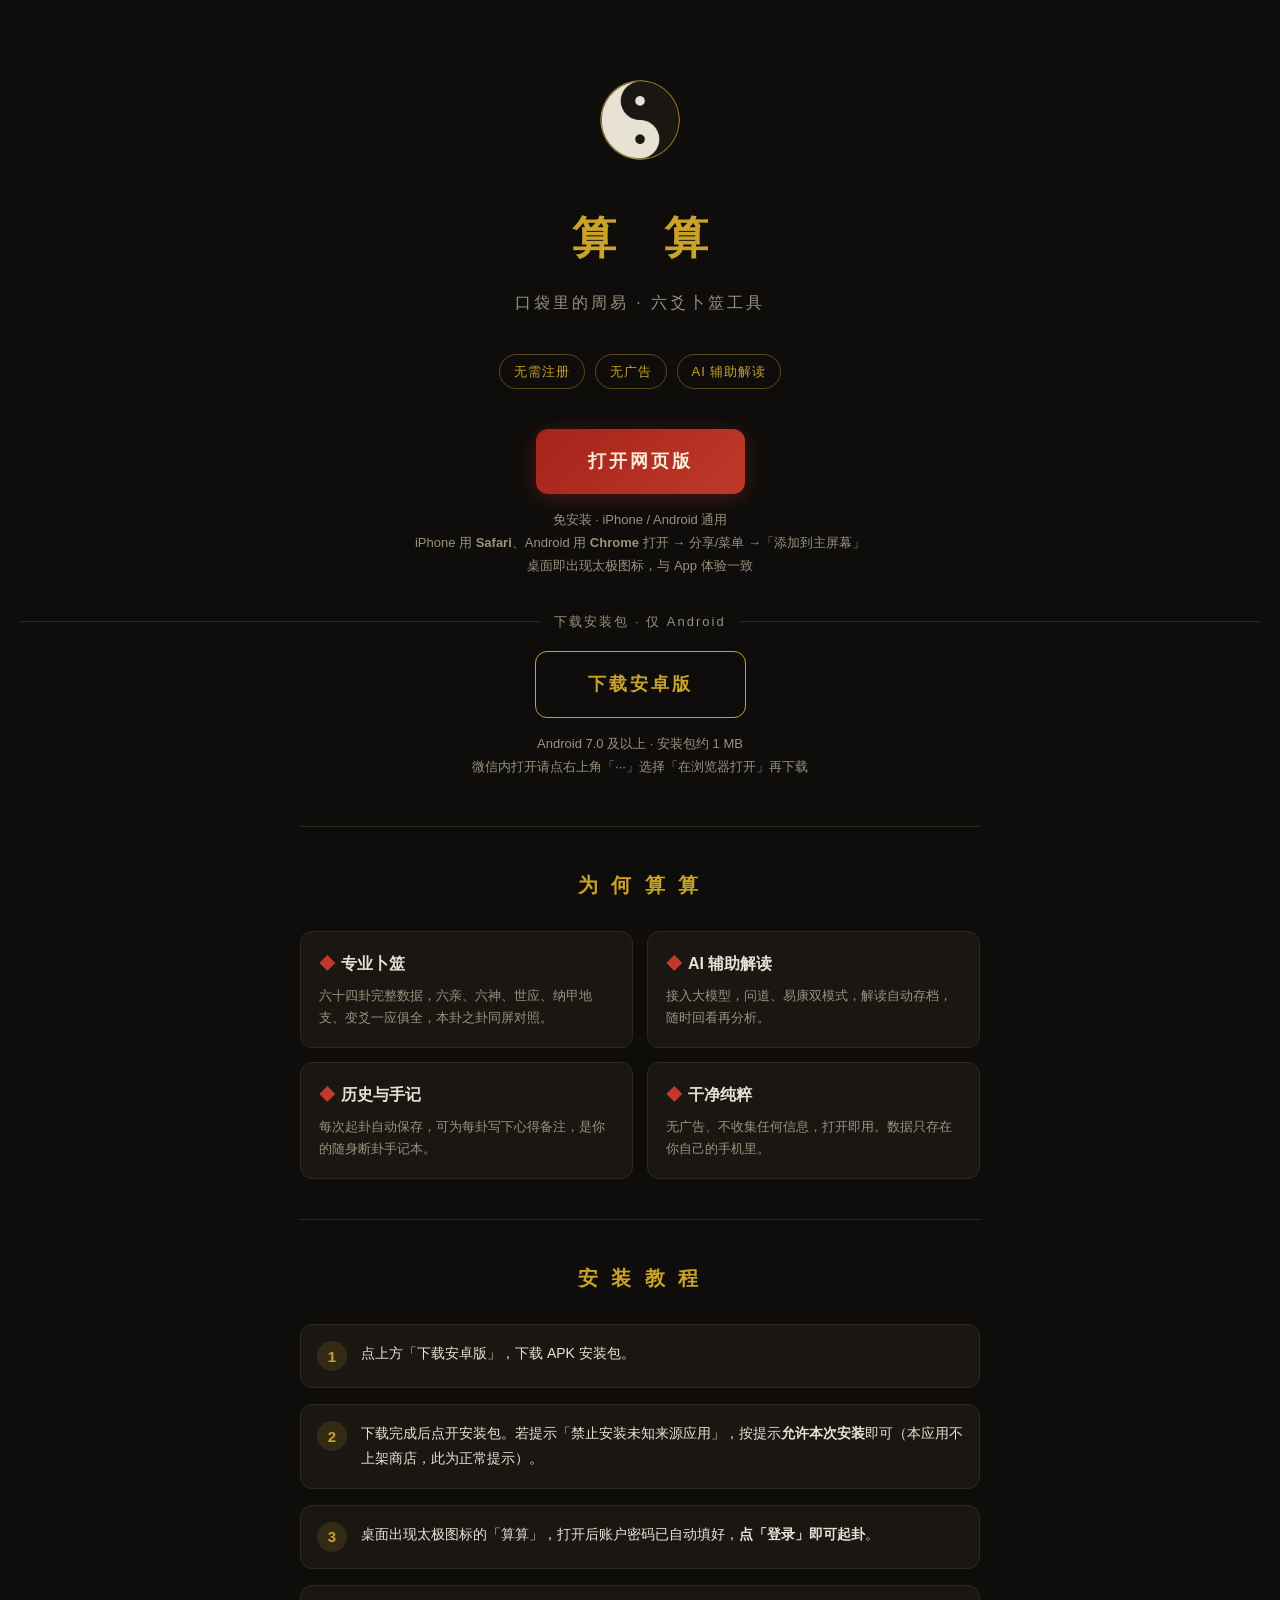
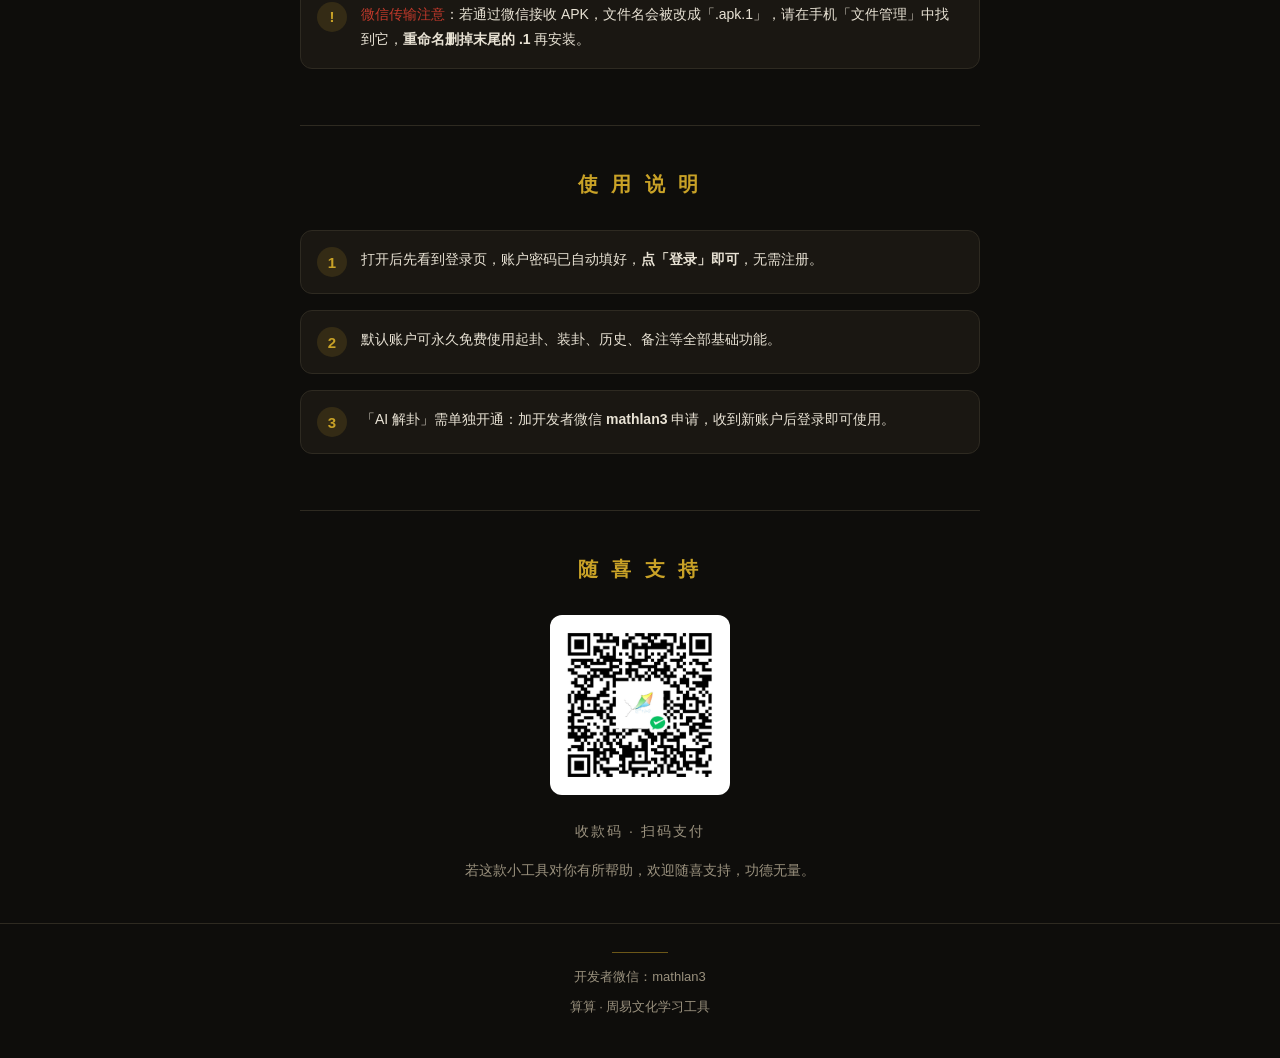
<file: docs/index.html>
<!DOCTYPE html>
<html lang="zh-CN">
<head>
<meta charset="UTF-8">
<meta name="viewport" content="width=device-width, initial-scale=1.0">
<title>算算 · 六爻卜筮工具</title>
<meta name="description" content="算算：口袋里的周易。免费无广告的六爻卜筮工具，AI 辅助解读，问道易康双模式。">
<style>
  * { margin: 0; padding: 0; box-sizing: border-box; }
  :root {
    --bg: #0e0d0b; --bg-card: #1a1712; --bg-soft: #221e17;
    --text: #e8e2d4; --text-dim: #9a917e;
    --gold: #c9a227; --cinnabar: #c0392b; --line: #2e2a21;
  }
  body {
    background: var(--bg); color: var(--text);
    font-family: "PingFang SC", "Hiragino Sans GB", "Microsoft YaHei", "Noto Sans SC", sans-serif;
    line-height: 1.8;
  }
  .wrap { max-width: 720px; margin: 0 auto; padding: 0 20px; }

  /* 头部 */
  .hero { text-align: center; padding: 72px 20px 48px; }
  .hero svg { margin-bottom: 20px; }
  .hero h1 {
    font-size: 44px; letter-spacing: 18px; text-indent: 18px;
    color: var(--gold); font-weight: 600; margin-bottom: 12px;
  }
  .hero .tagline { color: var(--text-dim); font-size: 16px; letter-spacing: 3px; margin-bottom: 36px; }
  .badges { display: flex; justify-content: center; gap: 10px; flex-wrap: wrap; margin-bottom: 40px; }
  .badge {
    font-size: 13px; color: var(--gold);
    border: 1px solid rgba(201,162,39,.4); border-radius: 999px;
    padding: 5px 14px; letter-spacing: 1px;
  }
  .dl-btn {
    display: inline-block; text-decoration: none;
    background: linear-gradient(135deg, #a5231a, var(--cinnabar));
    color: #f5ecd9; font-size: 18px; font-weight: 600; letter-spacing: 3px;
    padding: 16px 52px; border-radius: 12px;
    box-shadow: 0 4px 20px rgba(192,57,43,.3);
  }
  .dl-btn:active { opacity: .85; }
  .dl-note { margin-top: 14px; font-size: 13px; color: var(--text-dim); }
  .ios-box { margin-top: 32px; }
  .ios-divider { display: flex; align-items: center; gap: 14px; margin-bottom: 18px; color: var(--text-dim); font-size: 13px; letter-spacing: 2px; }
  .ios-divider::before, .ios-divider::after { content: ""; flex: 1; height: 1px; background: var(--line); }
  .dl-btn-ios { background: none; border: 1px solid var(--gold); color: var(--gold); box-shadow: none; }
  .qr-box { margin-top: 32px; }
  .qr-box img { width: 150px; height: 150px; border-radius: 10px; background: #fff; padding: 6px; }
  .qr-box p { font-size: 13px; color: var(--text-dim); margin-top: 8px; }

  /* 分区 */
  section { padding: 40px 0; border-top: 1px solid var(--line); }
  h2 {
    font-size: 20px; color: var(--gold); letter-spacing: 4px;
    text-align: center; margin-bottom: 28px; font-weight: 600;
  }

  /* 特性 */
  .feat-grid { display: grid; grid-template-columns: 1fr 1fr; gap: 14px; }
  .feat {
    background: var(--bg-card); border: 1px solid var(--line);
    border-radius: 12px; padding: 18px;
  }
  .feat h3 { font-size: 16px; color: var(--text); margin-bottom: 6px; }
  .feat h3 .dot { color: var(--cinnabar); margin-right: 6px; }
  .feat p { font-size: 13px; color: var(--text-dim); line-height: 1.7; }

  /* 安装步骤 */
  .steps { counter-reset: step; }
  .step {
    display: flex; gap: 14px; margin-bottom: 16px;
    background: var(--bg-card); border: 1px solid var(--line);
    border-radius: 12px; padding: 16px;
  }
  .step-num {
    flex-shrink: 0; width: 30px; height: 30px; border-radius: 50%;
    background: rgba(201,162,39,.15); color: var(--gold);
    display: flex; align-items: center; justify-content: center;
    font-size: 15px; font-weight: 600;
  }
  .step p { font-size: 14px; color: var(--text); }
  .step .warn { color: var(--cinnabar); }

  /* 随喜 */
  .donate { text-align: center; }
  .donate-row { display: flex; gap: 20px; justify-content: center; align-items: flex-start; flex-wrap: wrap; }
  .donate-item img { width: 180px; height: 180px; border-radius: 12px; background: #fff; padding: 8px; }
  .donate-label { font-size: 13px; color: var(--text-dim); margin-top: 8px; letter-spacing: 2px; }
  .donate p { font-size: 14px; color: var(--text-dim); margin-top: 14px; }

  /* 页脚 */
  footer {
    border-top: 1px solid var(--line); padding: 28px 0 40px;
    text-align: center; font-size: 13px; color: var(--text-dim);
  }
  footer .fline { width: 56px; height: 1px; background: var(--gold); opacity: .5; margin: 0 auto 12px; }

  @media (max-width: 520px) {
    .hero h1 { font-size: 34px; letter-spacing: 12px; text-indent: 12px; }
    .feat-grid { grid-template-columns: 1fr; }
  }
</style>
</head>
<body>

<div class="hero">
  <img src="taiji-icon.png" width="96" height="96" alt="太极" style="border-radius: 50%; margin-bottom: 20px;">
  <h1>算 算</h1>
  <p class="tagline">口袋里的周易 · 六爻卜筮工具</p>
  <div class="badges">
    <span class="badge">无需注册</span>
    <span class="badge">无广告</span>
    <span class="badge">AI 辅助解读</span>
  </div>
  <a class="dl-btn" href="app/">打开网页版</a>
  <p class="dl-note">免安装 · iPhone / Android 通用<br>iPhone 用 <strong>Safari</strong>、Android 用 <strong>Chrome</strong> 打开 → 分享/菜单 →「添加到主屏幕」<br>桌面即出现太极图标，与 App 体验一致</p>
  <div class="ios-box">
    <div class="ios-divider"><span>下载安装包 · 仅 Android</span></div>
    <a class="dl-btn dl-btn-ios" href="app-debug.apk">下载安卓版</a>
    <p class="dl-note">Android 7.0 及以上 · 安装包约 1 MB<br>微信内打开请点右上角「···」选择「在浏览器打开」再下载</p>
  </div>
</div>

<div class="wrap">

  <section>
    <h2>为 何 算 算</h2>
    <div class="feat-grid">
      <div class="feat">
        <h3><span class="dot">◆</span>专业卜筮</h3>
        <p>六十四卦完整数据，六亲、六神、世应、纳甲地支、变爻一应俱全，本卦之卦同屏对照。</p>
      </div>
      <div class="feat">
        <h3><span class="dot">◆</span>AI 辅助解读</h3>
        <p>接入大模型，问道、易康双模式，解读自动存档，随时回看再分析。</p>
      </div>
      <div class="feat">
        <h3><span class="dot">◆</span>历史与手记</h3>
        <p>每次起卦自动保存，可为每卦写下心得备注，是你的随身断卦手记本。</p>
      </div>
      <div class="feat">
        <h3><span class="dot">◆</span>干净纯粹</h3>
        <p>无广告、不收集任何信息，打开即用。数据只存在你自己的手机里。</p>
      </div>
    </div>
  </section>

  <section>
    <h2>安 装 教 程</h2>
    <div class="steps">
      <div class="step">
        <div class="step-num">1</div>
        <p>点上方「下载安卓版」，下载 APK 安装包。</p>
      </div>
      <div class="step">
        <div class="step-num">2</div>
        <p>下载完成后点开安装包。若提示「禁止安装未知来源应用」，按提示<strong>允许本次安装</strong>即可（本应用不上架商店，此为正常提示）。</p>
      </div>
      <div class="step">
        <div class="step-num">3</div>
        <p>桌面出现太极图标的「算算」，打开后账户密码已自动填好，<strong>点「登录」即可起卦</strong>。</p>
      </div>
      <div class="step">
        <div class="step-num">!</div>
        <p><span class="warn">微信传输注意</span>：若通过微信接收 APK，文件名会被改成「.apk.1」，请在手机「文件管理」中找到它，<strong>重命名删掉末尾的 .1</strong> 再安装。</p>
      </div>
    </div>
  </section>

  <section>
    <h2>使 用 说 明</h2>
    <div class="steps">
      <div class="step">
        <div class="step-num">1</div>
        <p>打开后先看到登录页，账户密码已自动填好，<strong>点「登录」即可</strong>，无需注册。</p>
      </div>
      <div class="step">
        <div class="step-num">2</div>
        <p>默认账户可永久免费使用起卦、装卦、历史、备注等全部基础功能。</p>
      </div>
      <div class="step">
        <div class="step-num">3</div>
        <p>「AI 解卦」需单独开通：加开发者微信 <strong>mathlan3</strong> 申请，收到新账户后登录即可使用。</p>
      </div>
    </div>
  </section>

  <section class="donate">
    <h2>随 喜 支 持</h2>
    <div class="donate-row">
      <div class="donate-item">
        <img src="payment.png" alt="收款码">
        <p class="donate-label">收款码 · 扫码支付</p>
      </div>
    </div>
    <p>若这款小工具对你有所帮助，欢迎随喜支持，功德无量。</p>
  </section>

</div>

<footer>
  <div class="fline"></div>
  <p>开发者微信：mathlan3</p>
  <p style="margin-top:6px">算算 · 周易文化学习工具</p>
</footer>

</body>
</html>
</file>
